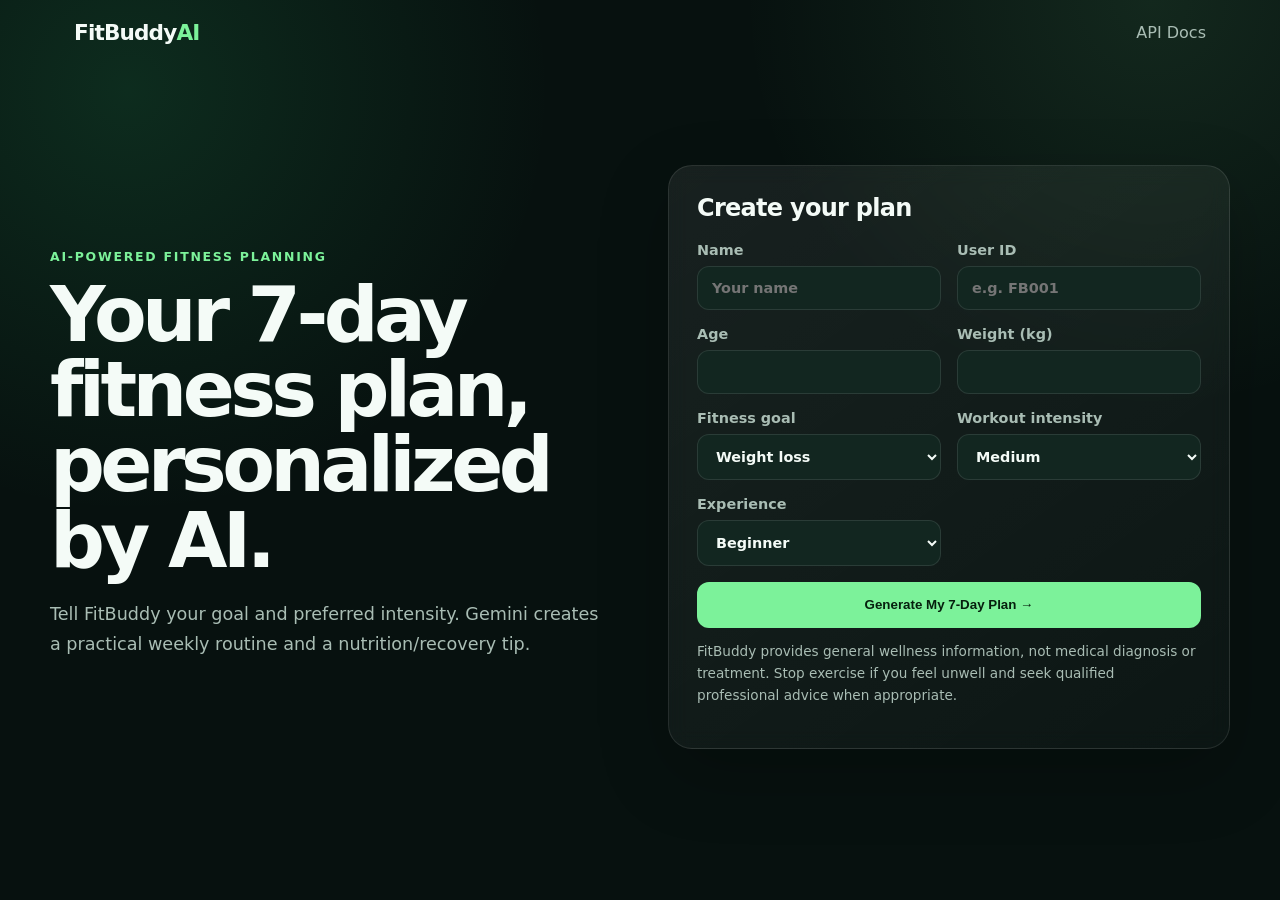
<file: templates/index.html>
<!doctype html>
<html lang="en">
<head>
  <meta charset="utf-8">
  <meta name="viewport" content="width=device-width, initial-scale=1">
  <title>FitBuddy | AI Fitness Planner</title>
  <link rel="stylesheet" href="/static/style.css">
</head>
<body>
<header class="topbar">
  <a class="brand" href="/">FitBuddy<span>AI</span></a>
  <a href="/docs" class="nav-link">API Docs</a>
</header>

<main class="container hero">
  <section class="hero-copy">
    <p class="eyebrow">AI-POWERED FITNESS PLANNING</p>
    <h1>Your 7-day fitness plan, personalized by AI.</h1>
    <p class="subtitle">Tell FitBuddy your goal and preferred intensity. Gemini creates a practical weekly routine and a nutrition/recovery tip.</p>
  </section>

  <section class="card form-card">
    <h2>Create your plan</h2>
    <form action="/generate-workout" method="post" class="grid-form">
      <label>Name
        <input name="name" required minlength="2" placeholder="Your name">
      </label>

      <label>User ID
        <input name="user_id" required minlength="2" placeholder="e.g. FB001">
      </label>

      <label>Age
        <input type="number" name="age" min="13" max="100" required>
      </label>

      <label>Weight (kg)
        <input type="number" name="weight" min="20" max="500" step="0.1" required>
      </label>

      <label>Fitness goal
        <select name="goal" required>
          <option value="weight loss">Weight loss</option>
          <option value="muscle gain">Muscle gain</option>
          <option value="general wellness">General wellness</option>
          <option value="flexibility">Flexibility</option>
        </select>
      </label>

      <label>Workout intensity
        <select name="intensity" required>
          <option value="low">Low</option>
          <option value="medium" selected>Medium</option>
          <option value="high">High</option>
        </select>
      </label>

      <label>Experience
        <select name="experience">
          <option value="beginner" selected>Beginner</option>
          <option value="intermediate">Intermediate</option>
          <option value="advanced">Advanced</option>
        </select>
      </label>

      <button class="btn primary full" type="submit">Generate My 7-Day Plan →</button>
    </form>
    <p class="notice">FitBuddy provides general wellness information, not medical diagnosis or treatment. Stop exercise if you feel unwell and seek qualified professional advice when appropriate.</p>
  </section>
</main>
</body>
</html>
</file>
<file: static/style.css>
:root {
  --bg: #07110f;
  --surface: #0d1c18;
  --surface-2: #122620;
  --text: #f4fbf7;
  --muted: #a9bdb4;
  --accent: #7cf29a;
  --accent-2: #33d17a;
  --border: rgba(255,255,255,.1);
  --danger: #ff7b7b;
}

* { box-sizing: border-box; }
body {
  margin: 0;
  font-family: Inter, ui-sans-serif, system-ui, -apple-system, BlinkMacSystemFont, "Segoe UI", sans-serif;
  color: var(--text);
  background:
    radial-gradient(circle at 10% 10%, rgba(51,209,122,.14), transparent 30%),
    radial-gradient(circle at 90% 0%, rgba(124,242,154,.10), transparent 28%),
    var(--bg);
  min-height: 100vh;
}
a { color: inherit; text-decoration: none; }
.topbar {
  max-width: 1180px;
  margin: auto;
  padding: 20px 24px;
  display: flex;
  justify-content: space-between;
  align-items: center;
}
.brand { font-size: 1.35rem; font-weight: 900; letter-spacing: -.04em; }
.brand span { color: var(--accent); }
.nav-link { color: var(--muted); }
.container { width: min(1180px, calc(100% - 32px)); margin: 0 auto; padding: 44px 0 80px; }
.narrow { width: min(720px, calc(100% - 32px)); }
.hero { display: grid; grid-template-columns: 1fr 1fr; gap: 56px; align-items: center; min-height: calc(100vh - 80px); }
.eyebrow { color: var(--accent); font-size: .78rem; font-weight: 800; letter-spacing: .14em; }
h1 { font-size: clamp(2.4rem, 6vw, 5.5rem); line-height: .98; letter-spacing: -.06em; margin: 10px 0 22px; }
h2 { margin-top: 0; letter-spacing: -.03em; }
h3 { margin-top: 24px; }
.subtitle { color: var(--muted); font-size: 1.1rem; line-height: 1.7; max-width: 620px; }
.card {
  background: linear-gradient(145deg, rgba(255,255,255,.07), rgba(255,255,255,.025));
  border: 1px solid var(--border);
  border-radius: 24px;
  padding: 28px;
  box-shadow: 0 25px 70px rgba(0,0,0,.24);
  backdrop-filter: blur(10px);
}
.form-card { max-width: 620px; justify-self: end; width: 100%; }
.grid-form { display: grid; grid-template-columns: 1fr 1fr; gap: 16px; }
label { display: flex; flex-direction: column; gap: 8px; color: var(--muted); font-size: .9rem; font-weight: 700; }
input, select, textarea {
  width: 100%;
  border: 1px solid var(--border);
  background: var(--surface-2);
  color: var(--text);
  border-radius: 12px;
  padding: 13px 14px;
  outline: none;
  font: inherit;
}
textarea { min-height: 130px; resize: vertical; margin-bottom: 12px; }
input:focus, select:focus, textarea:focus { border-color: var(--accent); }
.full { grid-column: 1 / -1; }
.btn {
  display: inline-flex;
  justify-content: center;
  align-items: center;
  min-height: 46px;
  padding: 0 18px;
  border-radius: 12px;
  border: 1px solid var(--border);
  font-weight: 800;
  cursor: pointer;
}
.primary { background: var(--accent); color: #06200e; border: 0; }
.primary:hover { background: #9affb0; }
.secondary { background: transparent; color: var(--text); }
.notice, .muted { color: var(--muted); font-size: .85rem; line-height: 1.6; }
.page-head { display: flex; justify-content: space-between; align-items: end; gap: 20px; margin-bottom: 28px; }
.page-head h1 { font-size: clamp(2rem, 4vw, 3.7rem); margin-bottom: 0; }
.success {
  border: 1px solid rgba(124,242,154,.25);
  background: rgba(124,242,154,.08);
  color: var(--accent);
  padding: 14px 16px;
  border-radius: 14px;
  margin-bottom: 20px;
}
.profile-grid { display: grid; grid-template-columns: repeat(6, 1fr); gap: 12px; margin-bottom: 20px; }
.mini-card { background: var(--surface); border: 1px solid var(--border); border-radius: 14px; padding: 15px; display: grid; gap: 6px; }
.mini-card strong { color: var(--muted); font-size: .72rem; text-transform: uppercase; }
.content-grid { display: grid; grid-template-columns: 1.55fr .75fr; gap: 20px; align-items: start; }
.section-title { display: flex; justify-content: space-between; gap: 10px; align-items: center; }
.badge { background: rgba(124,242,154,.12); color: var(--accent); border-radius: 999px; padding: 7px 10px; font-size: .72rem; font-weight: 800; }
.plan { white-space: pre-wrap; word-break: break-word; color: #e8f4ed; line-height: 1.65; font: 0.95rem/1.65 ui-monospace, SFMono-Regular, Menlo, Consolas, monospace; margin: 0; }
.plan.compact { max-height: 520px; overflow: auto; }
.tip-card { position: sticky; top: 18px; }
.tip-card p { line-height: 1.7; color: var(--muted); }
hr { border: 0; border-top: 1px solid var(--border); margin: 24px 0; }
.admin-card { margin-bottom: 20px; }
.admin-header { display: flex; justify-content: space-between; }
.empty, .error-card { text-align: center; }
.error-card p { color: var(--muted); line-height: 1.7; }

@media (max-width: 900px) {
  .hero, .content-grid { grid-template-columns: 1fr; }
  .form-card { justify-self: stretch; }
  .profile-grid { grid-template-columns: repeat(3, 1fr); }
  .tip-card { position: static; }
}
@media (max-width: 600px) {
  .container { padding-top: 24px; }
  .grid-form { grid-template-columns: 1fr; }
  .profile-grid { grid-template-columns: 1fr 1fr; }
  .page-head { align-items: start; flex-direction: column; }
}
</file>
